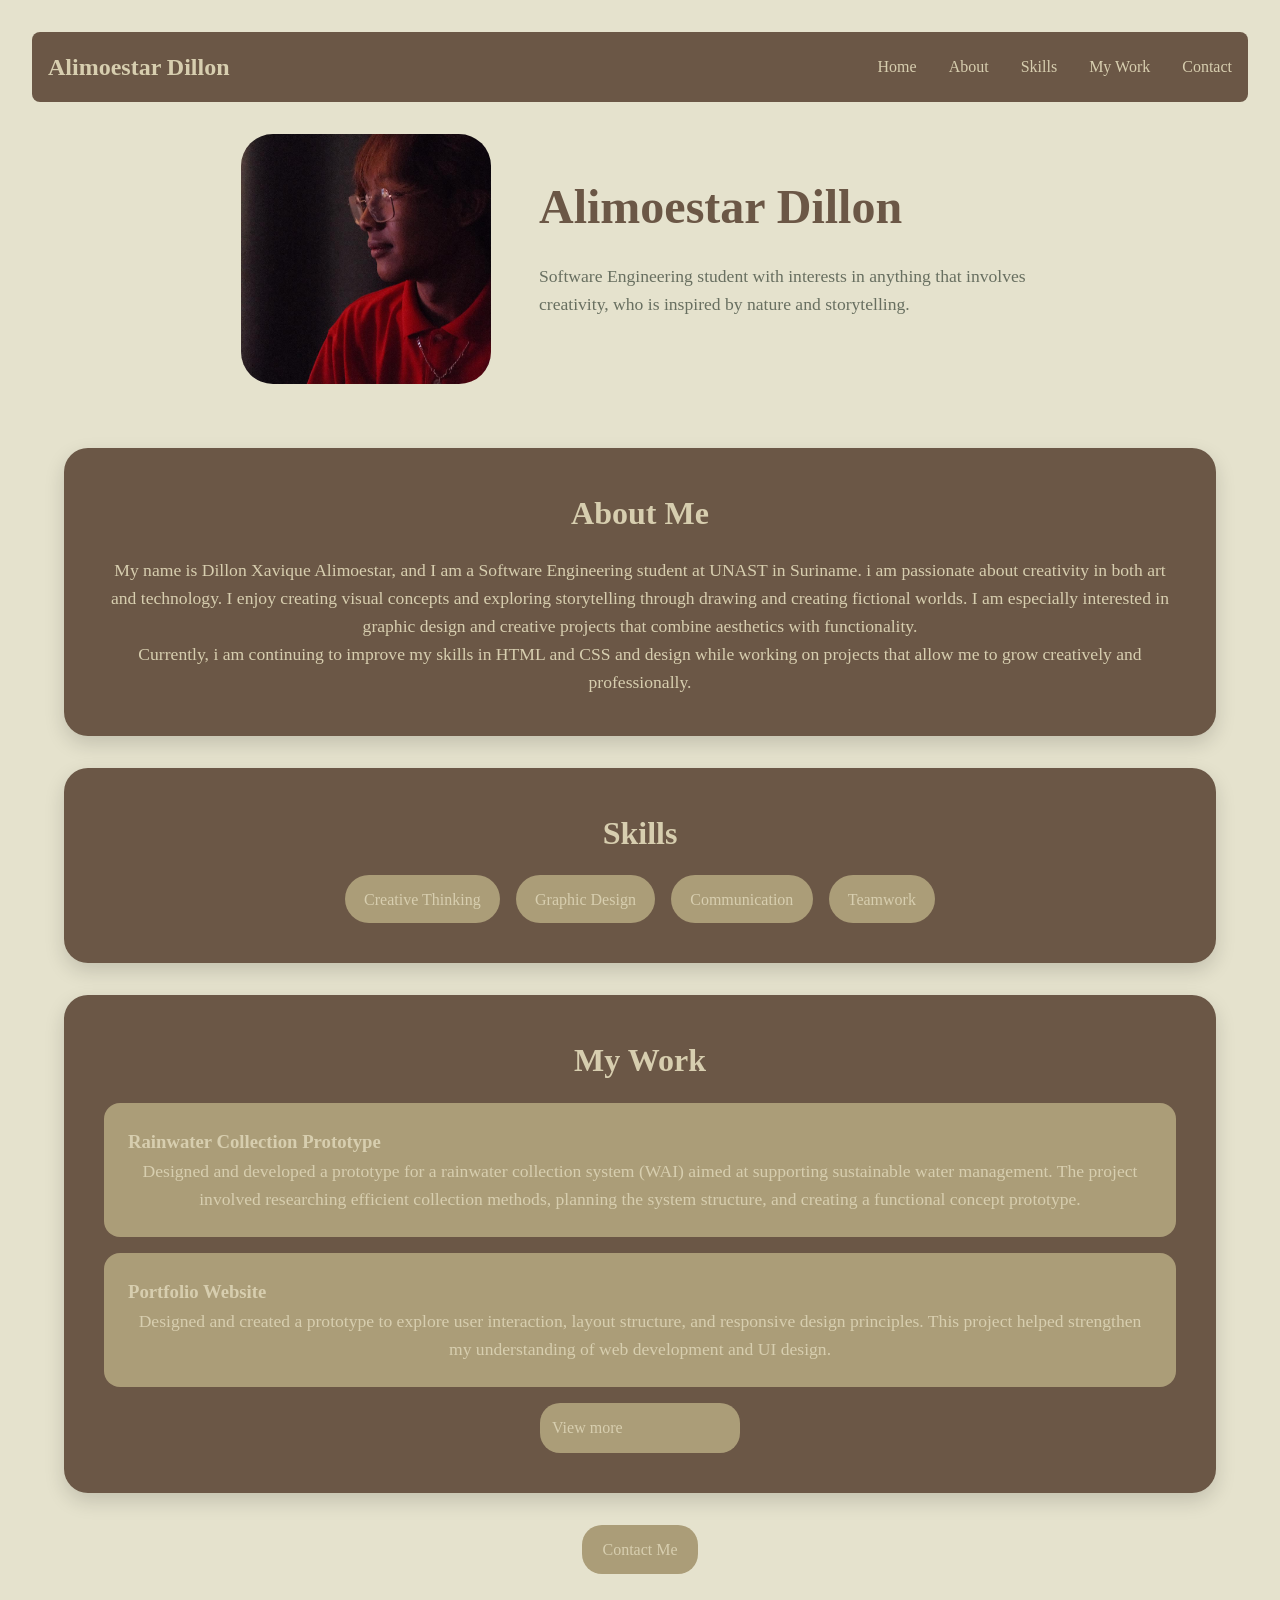
<file: index.html>
<!DOCTYPE html>
<html lang="en">
<head>
  <meta charset="UTF-8">
  <meta name="viewport" content="width=device-width, initial-scale=1.0">
  <title>Alimoestar Dillon</title>
  <link rel="stylesheet" href="css/main.css">
</head>

<body>

  <header id="home">

    <nav>
      <ul>
        <li class="logo">Alimoestar Dillon</li>

        <li><a href="#home">Home</a></li>
        <li><a href="#about">About</a></li>
        <li><a href="#skills">Skills</a></li>
        <li><a href="#My Work">My Work</a></li>
        <li><a href="#contact-btn">Contact</a></li>
      </ul>
    </nav>

    <div class="hero">

      <img
      src="img/profile-photo.jpeg">

      <div class="hero-text">
        <h1>Alimoestar Dillon</h1>

        <p>
          Software Engineering student with interests in anything that involves creativity, who is inspired by nature and storytelling.
        </p>
      </div>

    </div>

  </header>

  <main>

    <section id="about">
      <h2>About Me</h2>

      <p>
        My name is Dillon Xavique Alimoestar, and I am a Software Engineering student
        at UNAST in Suriname. i am passionate about creativity in both art and technology. I enjoy creating visual concepts and exploring storytelling through drawing and creating fictional worlds.
        I am especially interested in graphic design and creative projects that combine aesthetics with functionality.
      </p>
      <p>
         Currently, i am continuing to improve my skills in HTML and CSS and design while working on projects that allow me to grow creatively and professionally.
      </p>
    </section>

    <section id="skills">
      <h2>Skills</h2>

      <ul>
        <li>Creative Thinking</li>
        <li>Graphic Design</li>
        <li>Communication</li>
        <li>Teamwork</li>
      </ul>
    </section>

    <section id="My Work">
      <h2>My Work</h2>

      <div class="work-card">
        <h3>Rainwater Collection Prototype</h3>

        <p>
         Designed and developed a prototype for a rainwater collection system (WAI) aimed at supporting sustainable water management.
          The project involved researching efficient collection methods, planning the system structure, and creating a functional concept prototype.
        </p>
      </div>

      <div class="work-card">
        <h3>Portfolio Website</h3>

        <p>
          Designed and created a prototype to explore user interaction, layout structure, and responsive design principles. This project helped strengthen my understanding of web development and UI design.
        </p>
      </div>

      <a href="work.html" class="work-btn">
  View more
      </a>
    </section>
  <class id="contact-btn"></class>
    <a href="contact.html" class="contact-btn">Contact Me</a>


   
  </main>

</body>
</html>
</file>
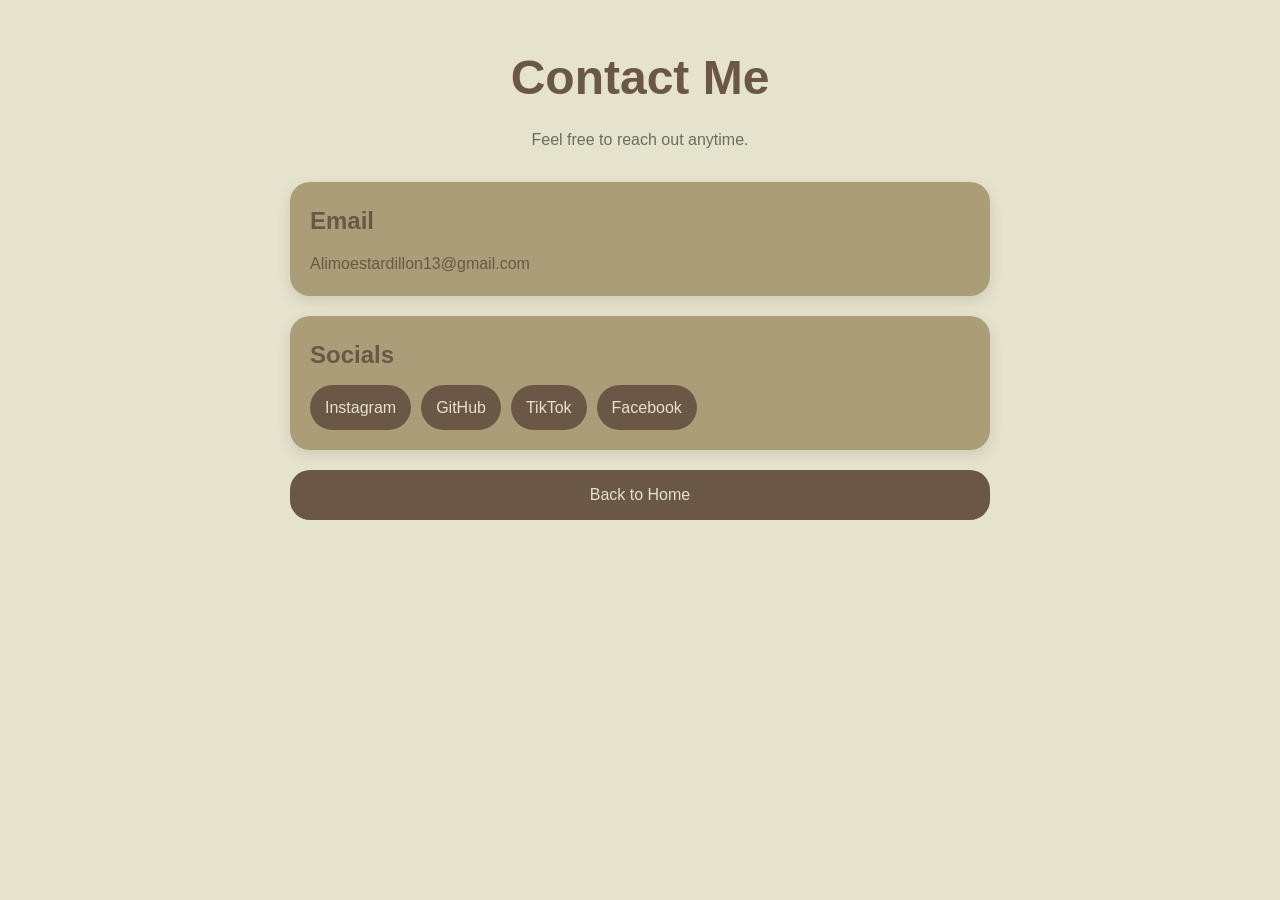
<file: contact.html>
<!DOCTYPE html>
<html lang="en">
<head>
  <meta charset="UTF-8">
  <meta name="viewport" content="width=device-width, initial-scale=1.0">
  <title>Contact Me</title>
<link rel="stylesheet" href="css/main.css">
  <link rel="stylesheet" href="css/contact.css">
</head>

<body>

  <div class="profile-card">

    <h1>Contact Me</h1>
    <p class="subtitle">Feel free to reach out anytime.</p>

    <!-- EMAIL SECTION -->
    <div class="card">
      <h2>Email</h2>
      <p>Alimoestardillon13@gmail.com</p>
    </div>

    <div class="card">
      <h2>Socials</h2>

      <div class="social-grid">

        <a href="https://www.instagram.com/xavieque/" class="social">Instagram</a>
        <a href="https://github.com/Xavieque" class="social">GitHub</a>
        <a href="https://www.tiktok.com/@xavieque" class="social">TikTok</a>
        <a href="https://www.facebook.com/xavieque" class="social">Facebook</a>

      </div>
    </div>

    <a href="index.html" class="back-btn">Back to Home</a>

  </div>

</body>
</html>
</file>
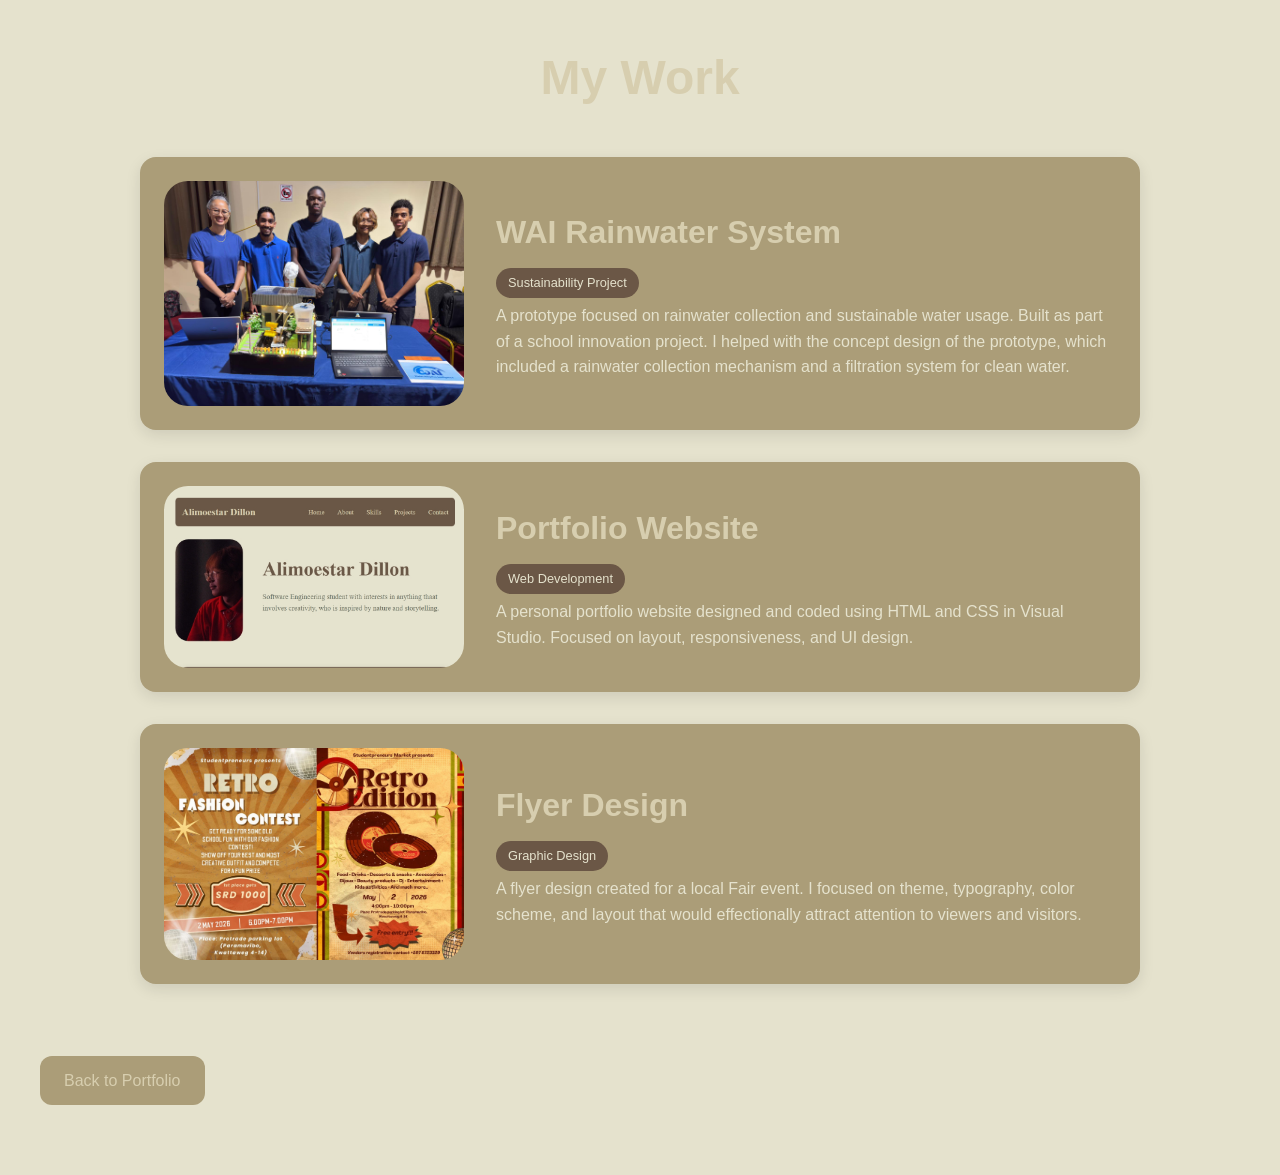
<file: work.html>
<!DOCTYPE html>
<html lang="en">
<head>
  <meta charset="UTF-8" />
  <meta name="viewport" content="width=device-width, initial-scale=1.0"/>
  <link rel="stylesheet" href="css/work.css">
<link rel="stylesheet" href="css/main.css">
  <title>My Work</title>
</head>

<body>

  <h1>My Work</h1>

  <div class="work-container">

    <!-- WAI PROJECT -->
    <div class="work-card">
      <img src="img/wai-project.jpeg" alt="WAI Rainwater System">

      <div class="work-info">
        <h2>WAI Rainwater System</h2>

        <span class="tag">Sustainability Project</span>

        <p>
          A prototype focused on rainwater collection and sustainable water usage.
          Built as part of a school innovation project. I helped with the concept design  of the prototype, which included a rainwater collection mechanism and a filtration system for clean water.
        </p>
      </div>
    </div>

    <div class="work-card">
      <img src="img/portfolio.jpeg" alt="portfolio Website">

      <div class="work-info">
        <h2>Portfolio Website</h2>

        <span class="tag">Web Development</span>

        <p>
          A personal portfolio website designed and coded using HTML and CSS in Visual Studio.
          Focused on layout, responsiveness, and UI design.
        </p>
      </div>
    </div>

    <div class="work-card">
      <img src="img/retro-fair-flyer.jpeg " alt="Flyer Design">

      <div class="work-info">
        <h2>Flyer Design</h2>

        <span class="tag">Graphic Design</span>

        <p>
          A flyer design created for a local Fair event. I focused on theme, typography, color scheme, and layout that would effectionally attract attention to viewers and visitors.
        </p>
      </div>
    </div>
  </div>

  <a href="index.html" class="back-button">Back to Portfolio</a>

</body>
</html>
</file>
<file: css/main.css>
:root {
    --primary-color: #6b5746;
    --secondary-color: #ab9d78;
    --tertiary-color: #ac7674;
    --quaternary-color: #686f60;
    --background-color: #e5e2cd;
    --text-color: #d7ceaf;
}

*{
    margin: 0;
    padding: 0;
    box-sizing: border-box;
}

html{
    scroll-behavior: smooth;
}

body{
    font-family: 'Times New Roman', serif;
    background-color: var(--background-color);
    color: var(--text-color);
    line-height: 1.6;
}

nav{
    position: sticky;
    top: 0;
    background-color: var(--primary-color);
    padding: 1rem;
    border-radius:0.5em;
    max-width: 1300px;
    margin: auto;
}

nav ul{
    display: flex;
    align-items: center;
    gap: 2rem;
    list-style: none;
    max-width: 1300px;
    margin: auto;
}

.logo{
    margin-right: auto;
    font-size: 1.5rem;
    font-weight: bold;
}

nav a{
    text-decoration: none;
    color: var(--text-color);
    transition: 0.3s ease;
}

nav a:hover{
    color: var(--text-color);
      display:inline-block;
  padding:5px 10px;
  border-radius:1000px;
  background-color: var(--tertiary-color);
  font: size 1em;
}
header{
    padding: 2rem 2rem;
}

.hero{
    max-width: 1300px;
    margin: auto;
    display: flex;
    align-items: center;
    justify-content: center;
    gap: 3rem;
   
}

.hero img{
    width: 250px;
    height: 250px;
    margin-top: 2em;
    object-fit: cover;
    border-radius: 2rem;
    transition: transform 0.4s ease;
}

.hero img:hover{
    transform: scale(1.03);
}

.hero-text{
    max-width: 500px;
}

.hero-text h1{
    font-size: 3rem;
    margin-bottom: 1rem;
    color: var(--primary-color);
}

.hero-text p{
    font-size: 1.1rem;
    color: var(--quaternary-color);
}
section{
    max-width: 1300px;
    width: 90%;
    margin: 2rem auto;
    padding: 2.5rem;
    background-color: var(--primary-color);
    border-radius: 1.5rem;
    box-shadow: 0 8px 20px rgba(0,0,0,0.15);
    transition: transform 0.3s ease;
}

section:hover{
    transform: translateY(-5px);
}

section h2{
    margin-bottom: 1rem;
    font-size: 2rem;
    text-align: center;
}
section p{
    font-size: 1.1rem;
    text-align: center;
}
#skills ul{
    display: flex;
    flex-wrap: wrap;
    justify-content: center;
    gap: 1rem;
    list-style: none;
}

#skills li{
    background-color: var(--secondary-color);
    color: var(--text-color);
    padding: 0.7em 1.2em;
    border-radius: 1000px;
    transition: 0.3s ease;
}

#skills li:hover{
       color: var(--text-color);
  padding:5px 10px;
  background-color: var(--tertiary-color);
}
.work-card{
    background-color: var(--secondary-color);
    padding: 1.5rem;
    margin-top: 1rem;
    border-radius: 1rem;
}
.work-btn{
    display:flex;
    padding:12px 12px;
    margin-top: 1em;
    margin-left: auto;
    margin-right: auto;
    max-width: 200px;
    background-color:var(--secondary-color);
    color:var(--text-color);
    text-decoration:none;
    border-radius:20px;
    transition:0.3s ease;

}
.work-btn:hover{
    background-color:var(--tertiary-color);
    transform: translateY(-3px);
}

.back-button{
    display:inline-block;
    margin-top:40px;
    padding:12px 24px;
    background-color:var(--secondary-color);
    color:var(--text-color);
    text-decoration:none;
    border-radius:12px;
    transition:0.3s ease;
}

.contact-btn{
  display: block;
  width: fit-content;
  margin: 0 auto;
  margin-bottom: 40px;
  padding:12px 20px;
  background-color: var(--secondary-color);
  color: var(--text-color);
  text-decoration:none;
  border-radius:20px;
  transition:0.3s ease;
}
.contact-btn:hover{
  background-color: var(--tertiary-color);
  transform: translateY(-3px);
}

@media (max-width: 768px){

  body{
    padding: 10px;
  }

  nav{
    padding: 12px;
    width: 100%;
    border-radius: 0;
  }

  nav ul{
    flex-wrap: wrap;
    justify-content: center;
    gap: 0.8rem;
  }

  .logo{
    width: 100%;
    text-align: center;
    margin-right: 0;
    margin-bottom: 0.5rem;
  }

  nav a{
    font-size: 0.95rem;
  }

  .hero{
    flex-direction: column;
    text-align: center;
    gap: 2rem;
    padding: 1rem;
  }

  .hero img{
    width: 180px;
    height: 180px;
    margin-top: 0;
  }

  .hero-text{
    width: 100%;
  }

  .hero-text h1{
    font-size: 2.2rem;
  }

  .hero-text p{
    font-size: 1rem;
  }

  section{
    width: 100%;
    padding: 1.5rem;
  }

  section h2{
    font-size: 1.6rem;
  }

  section p{
    font-size: 1rem;
  }

  #skills ul{
    gap: 0.7rem;
  }

  #skills li{
    font-size: 0.9rem;
  }

  .work-btn,
  .contact-btn,
  .back-button{
    width: 100%;
    justify-content: center;
    text-align: center;
  }

}
}
</file>
<file: css/contact.css>
:root{
  --primary-color: #6b5746;
  --secondary-color: #ab9d78;
  --tertiary-color: #ac7674;
  --quaternary-color: #686f60;
  --background-color: #e5e2cd;
  --text-color: #2f2f2f;
}

*{
  margin:0;
  padding:0;
  box-sizing:border-box;
  font-family: Arial, Helvetica, sans-serif;
}
html{
  scroll-behavior:smooth;
}

body{
  background-color: var(--background-color);
  color: var(--primary-color);
  padding:40px;
  display:flex;
  justify-content:center;
 line-height:1.6;
}

.profile-card{
  width:100%;
  max-width:700px;
}

h1{
  font-size:3rem;
  text-align:center;
  margin-bottom:10px;
}

.subtitle{
  text-align:center;
  margin-bottom:30px;
  color: var(--quaternary-color);
}

.card{
  background-color: var(--secondary-color);
  padding:20px;
  border-radius:20px;
  margin-bottom:20px;
  box-shadow: 0 5px 15px rgba(0,0,0,0.1);
  transition:0.3s ease;
}

.card:hover{
  transform: translateY(-3px);
}

.card h2{
  margin-bottom:10px;
  color: var(--primary-color);
}

.social-grid{
  display:flex;
  flex-wrap:wrap;
  gap:10px;
}

.social{
  padding:10px 15px;
  background-color: var(--primary-color);
  color: var(--background-color);
  text-decoration:none;
  border-radius:999px;
  transition:0.3s ease;
}

.social:hover{
  background-color: var(--tertiary-color);
  transform: translateY(-2px);
}

button{
  margin-top:10px;
  padding:10px 15px;
  border:none;
  border-radius:20px;
  background-color: var(--primary-color);
  color: var(--background-color);
  cursor:pointer;
  transition:0.3s ease;
}

button:hover{
  background-color: var(--tertiary-color);
}

.back-btn{
  display:block;
  text-align:center;
  margin-top:20px;
  padding:12px;
  background-color: var(--primary-color);
  color: var(--background-color);
  text-decoration:none;
  border-radius:20px;
  transition:0.3s ease;
}

.back-btn:hover{
  background-color: var(--tertiary-color);
  transform: translateY(-3px);
}

@media (max-width: 768px){
  body{
    padding:20px;
  }

  h1{
    font-size:2.2rem;
  }
}
</file>
<file: css/work.css>
:root{
  --primary-color: #6b5746;
  --secondary-color: #ab9d78;
  --tertiary-color: #ac7674;
  --quaternary-color: #686f60;
  --background-color: #e5e2cd;
  --text-color: #2f2f2f;
}

*{
  margin:0;
  padding:0;
  box-sizing:border-box;
  font-family: Arial, Helvetica, sans-serif;
}
html{
  scroll-behavior:smooth;
}

body{
  background-color: var(--background-color);
  color: var(--primary-color);
  padding:40px;
}

h1{
  text-align:center;
  font-size:3rem;
  margin-bottom:40px;
}

/* CONTAINER */
.work-container{
  max-width:1000px;
  margin:auto;
}

/* WORK CARD */
.work-card{
  display:flex;
  align-items:center;
  gap:2rem;

  background-color: var(--secondary-color);
  border-radius:20px;
  padding:2rem;

  margin-bottom:2rem;

  box-shadow:0 5px 15px rgba(0,0,0,0.1);
  transition:0.3s ease;
}

.work-card:hover{
  transform: translateY(-5px);
}

.work-card img{
  width:300px;
  height:auto;
  object-fit:cover;
  border-radius:1.5rem;
}

.work-info{
  flex:1;
}

.work-info h2{
  font-size:2rem;
  margin-bottom:10px;
}

.work-info p{
  line-height:1.6;
  color: var(--background-color);
}

.tag{
  display:inline-block;
  margin-bottom:5px;
  padding:5px 12px;
  border-radius:1000px;
  background-color: var(--primary-color);
  color: var(--background-color);
  font-size:0.8rem;
}

.back-button{
  display:block;
  width:fit-content;
  margin:30px auto;
  padding:12px 20px;
  background-color: var(--primary-color);
  color: var(--background-color);
  text-decoration:none;
  border-radius:20px;
  transition:0.3s ease;
}

.back-button:hover{
  background-color: var(--tertiary-color);
  transform: translateY(-3px);
}

@media (max-width: 768px){

  body{
    padding:20px;
  }

  h1{
    font-size:2.2rem;
  }

  .work-card{
    flex-direction:column;
    text-align:center;
  }

  .work-card img{
    width:100%;
    height:auto;
  }
}
</file>
